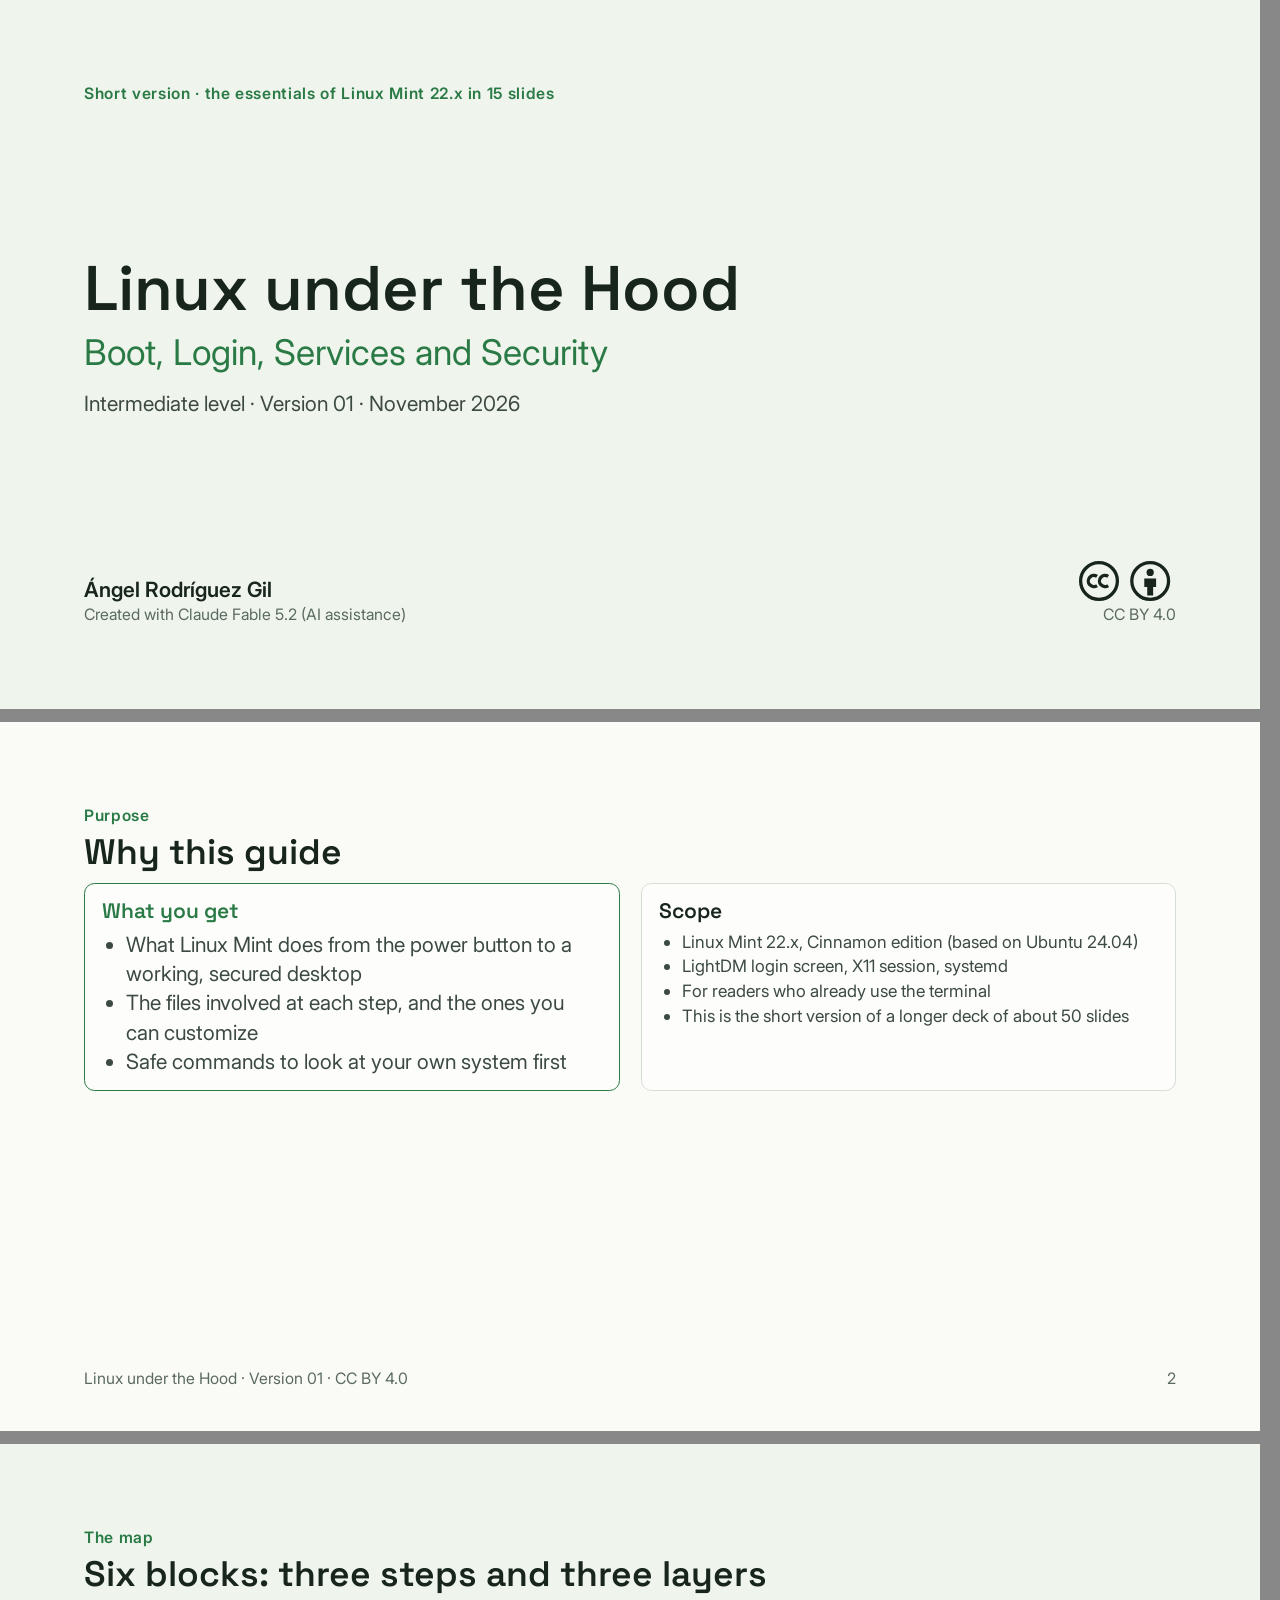
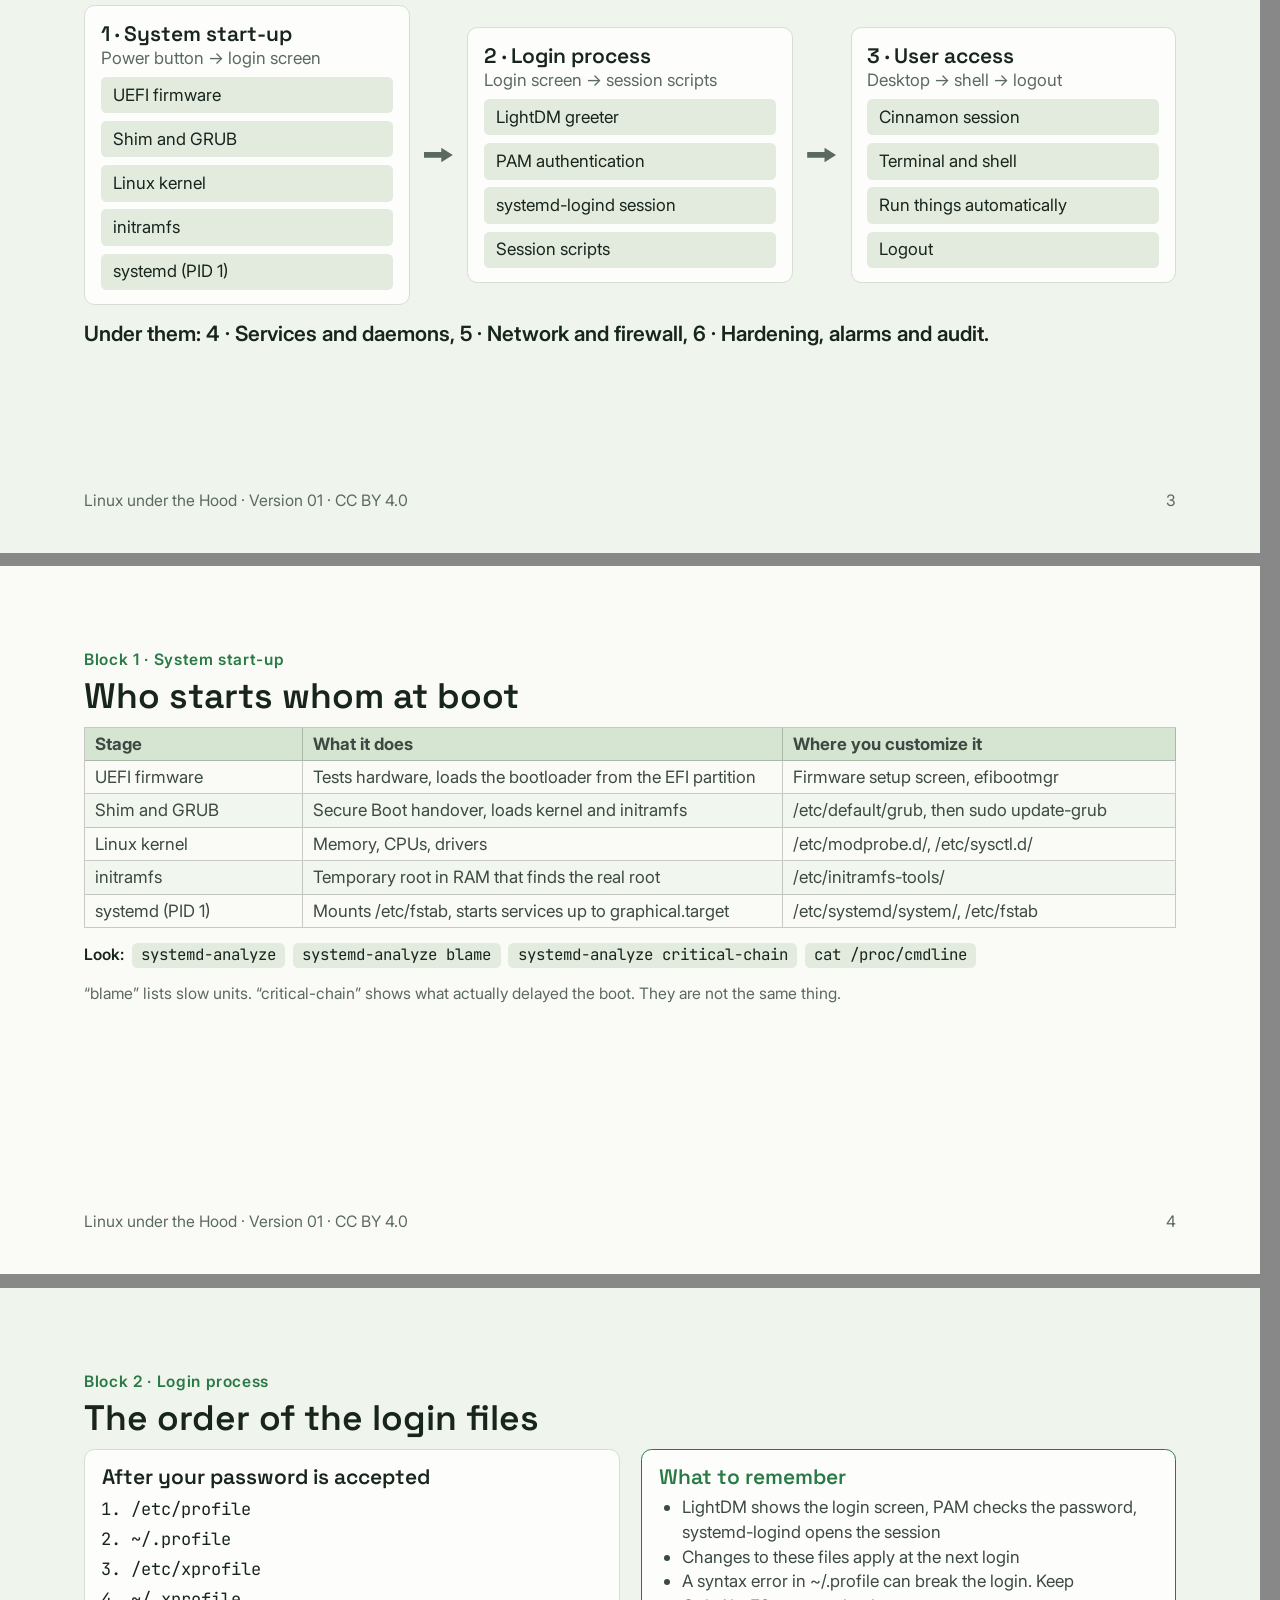
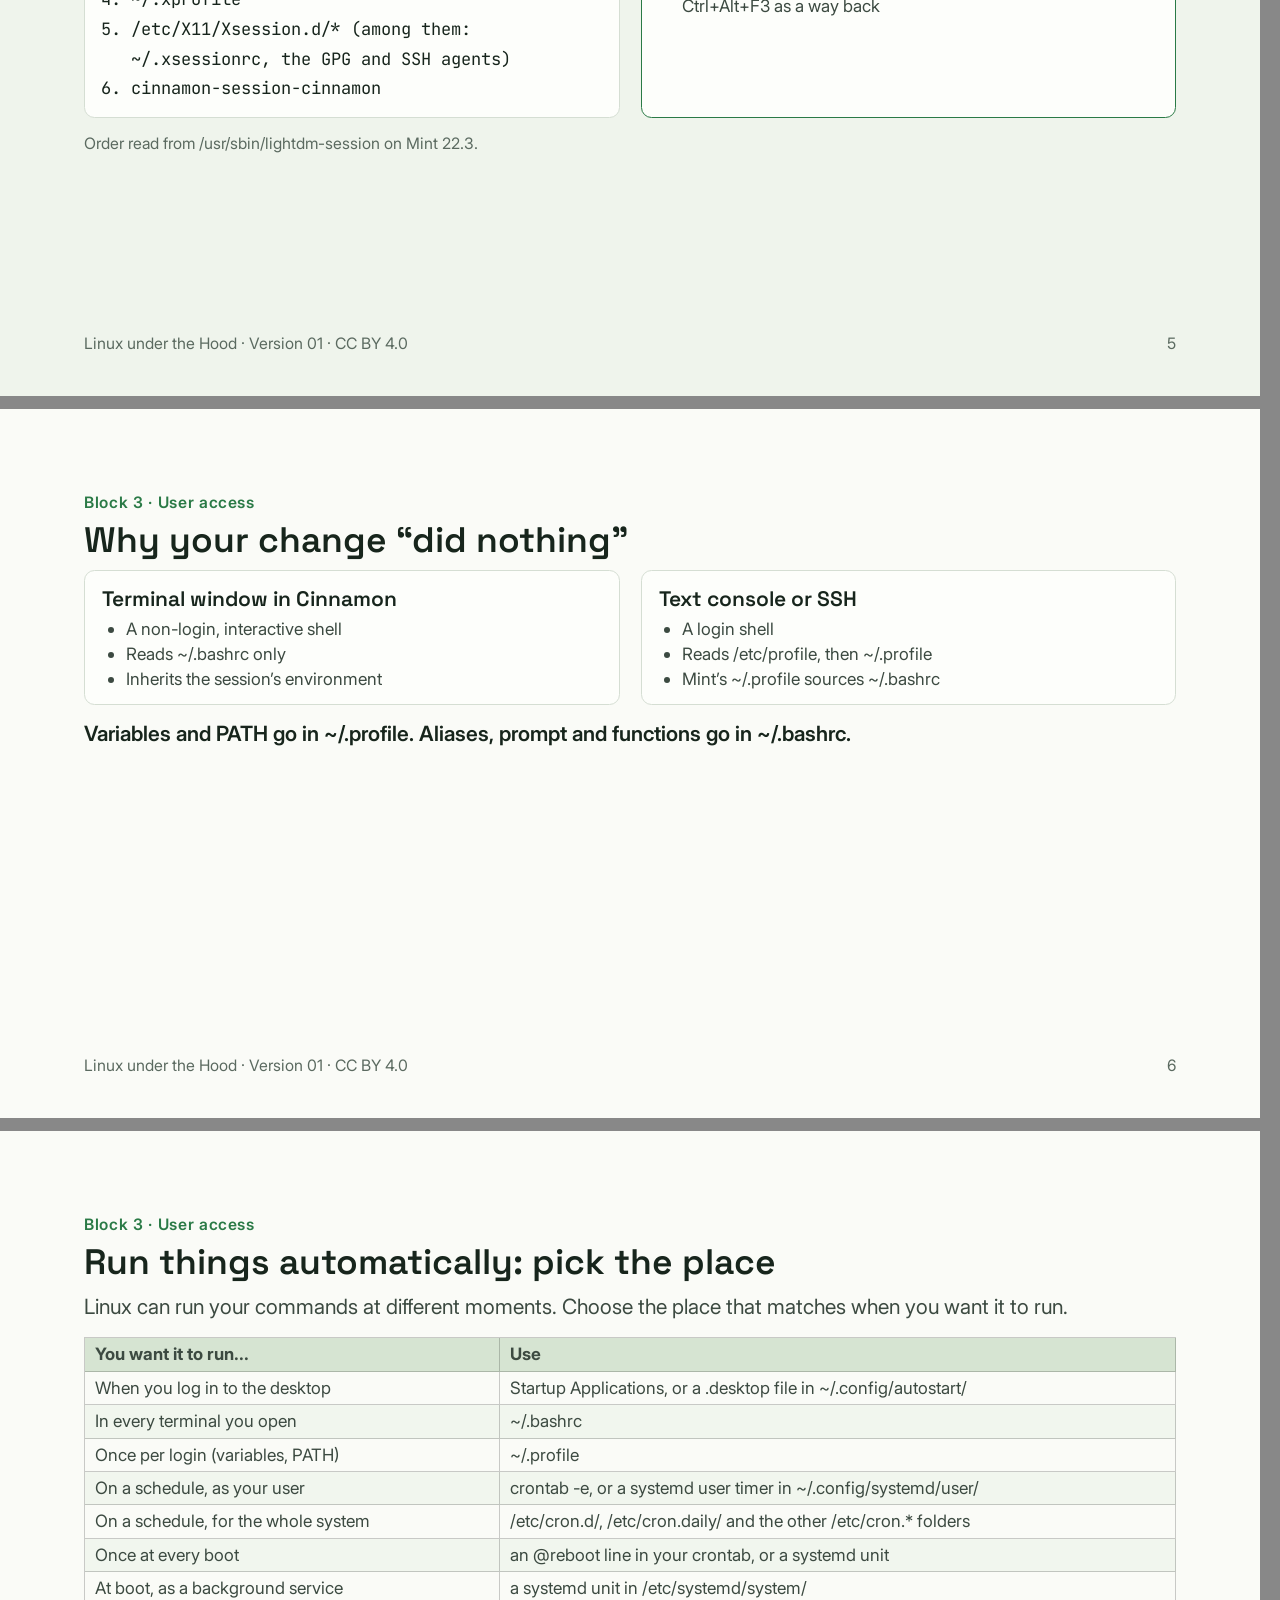
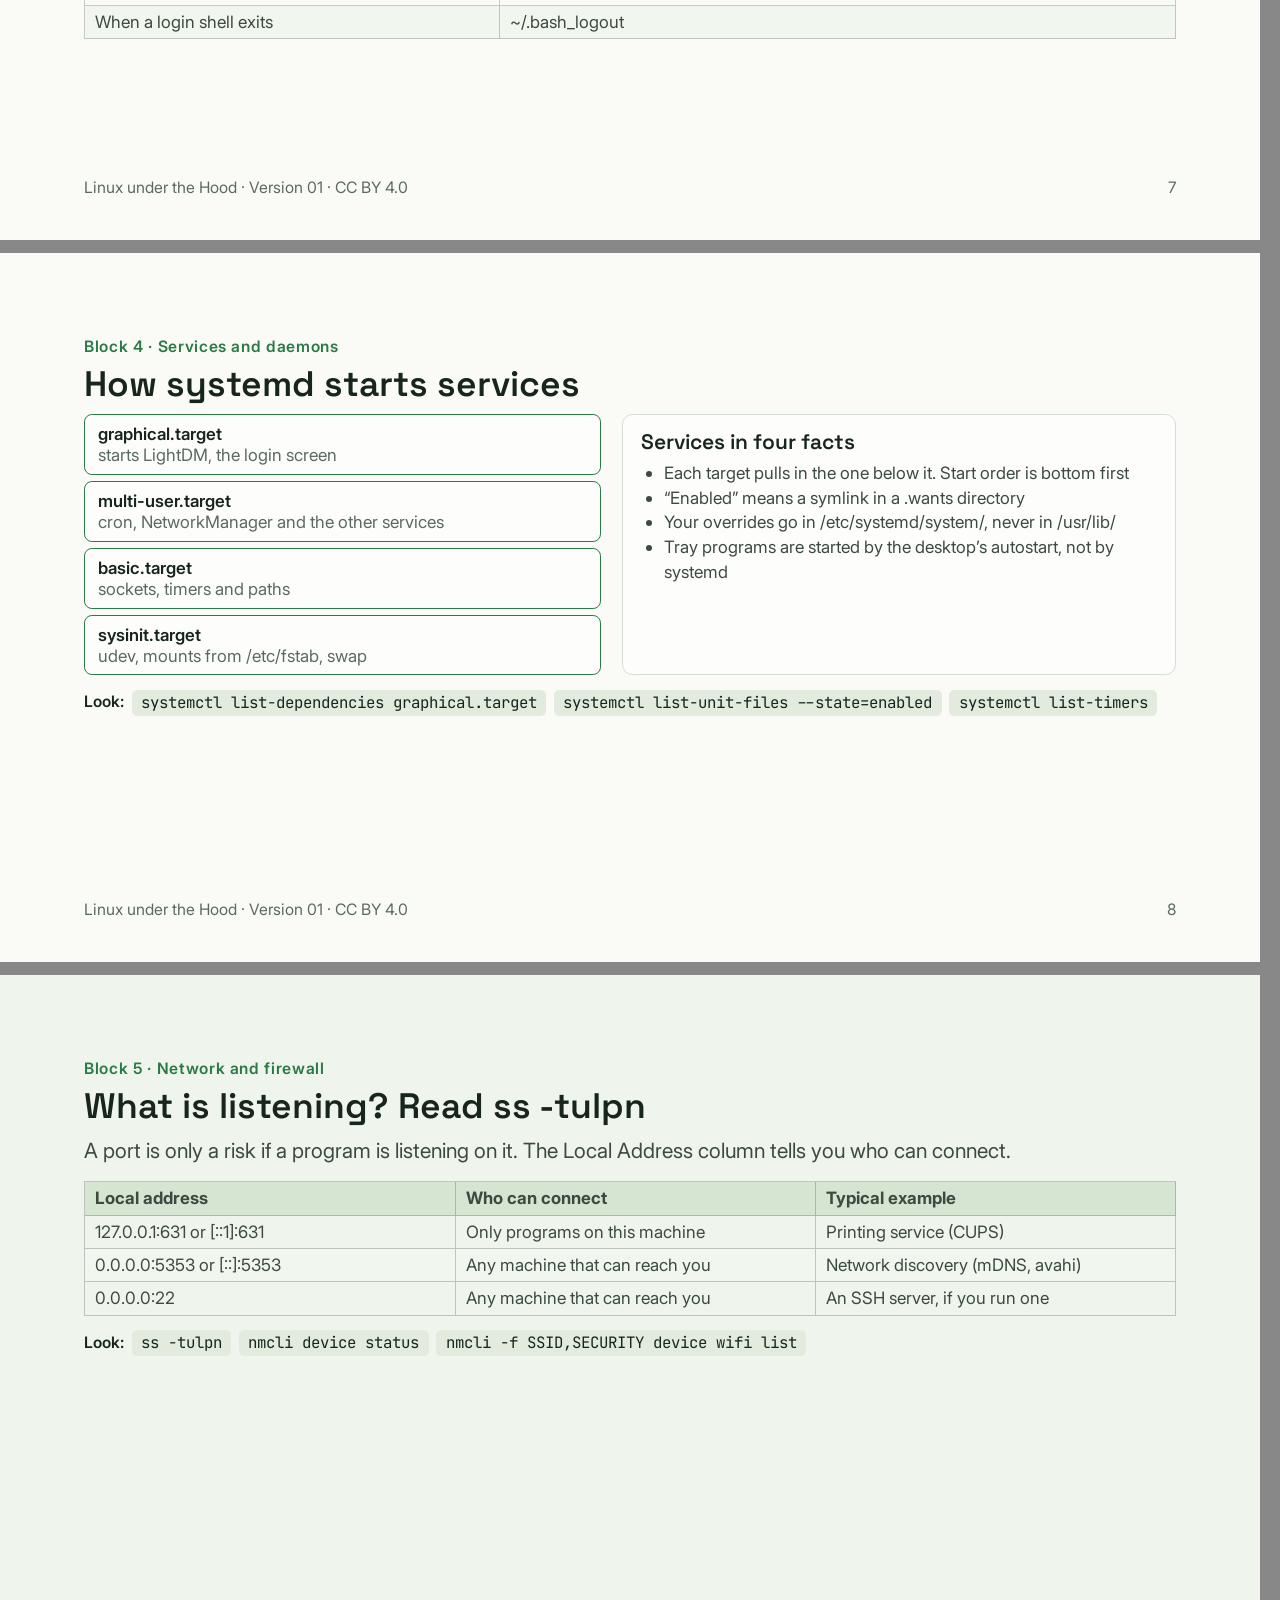
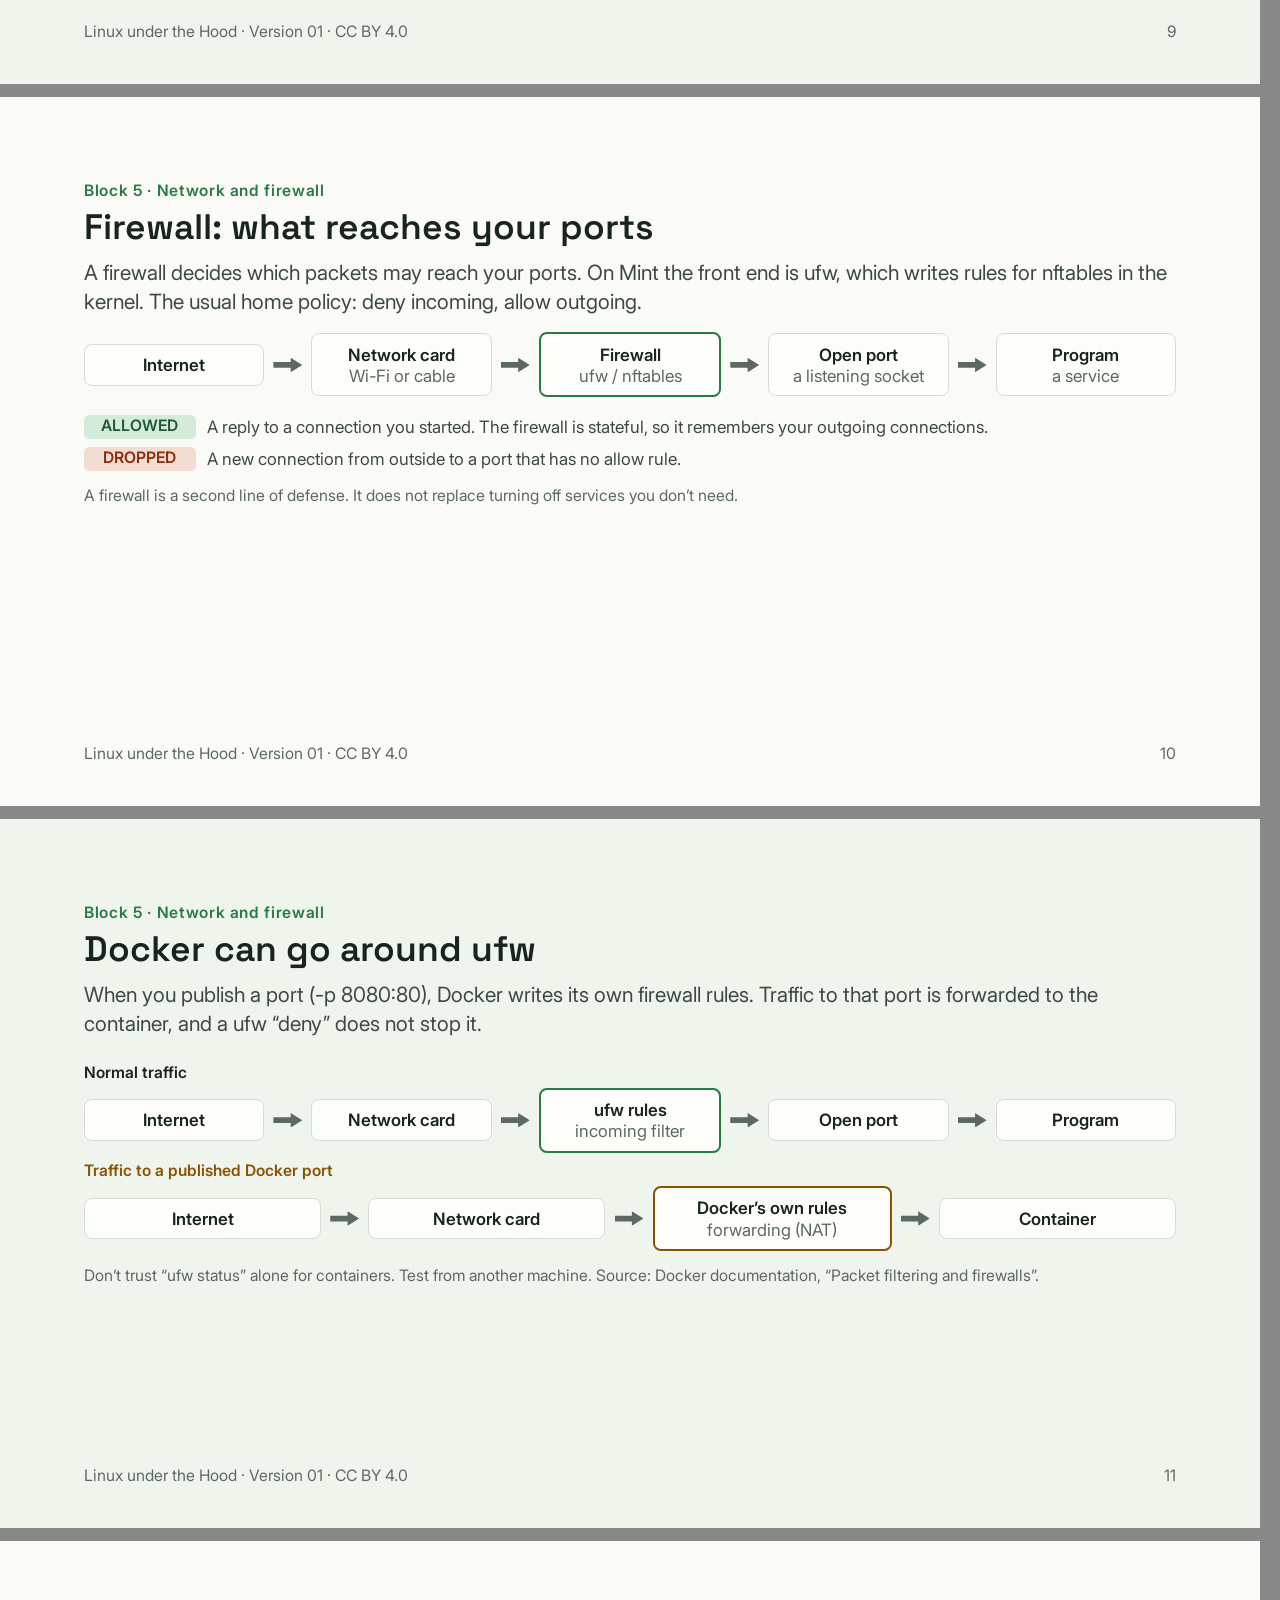
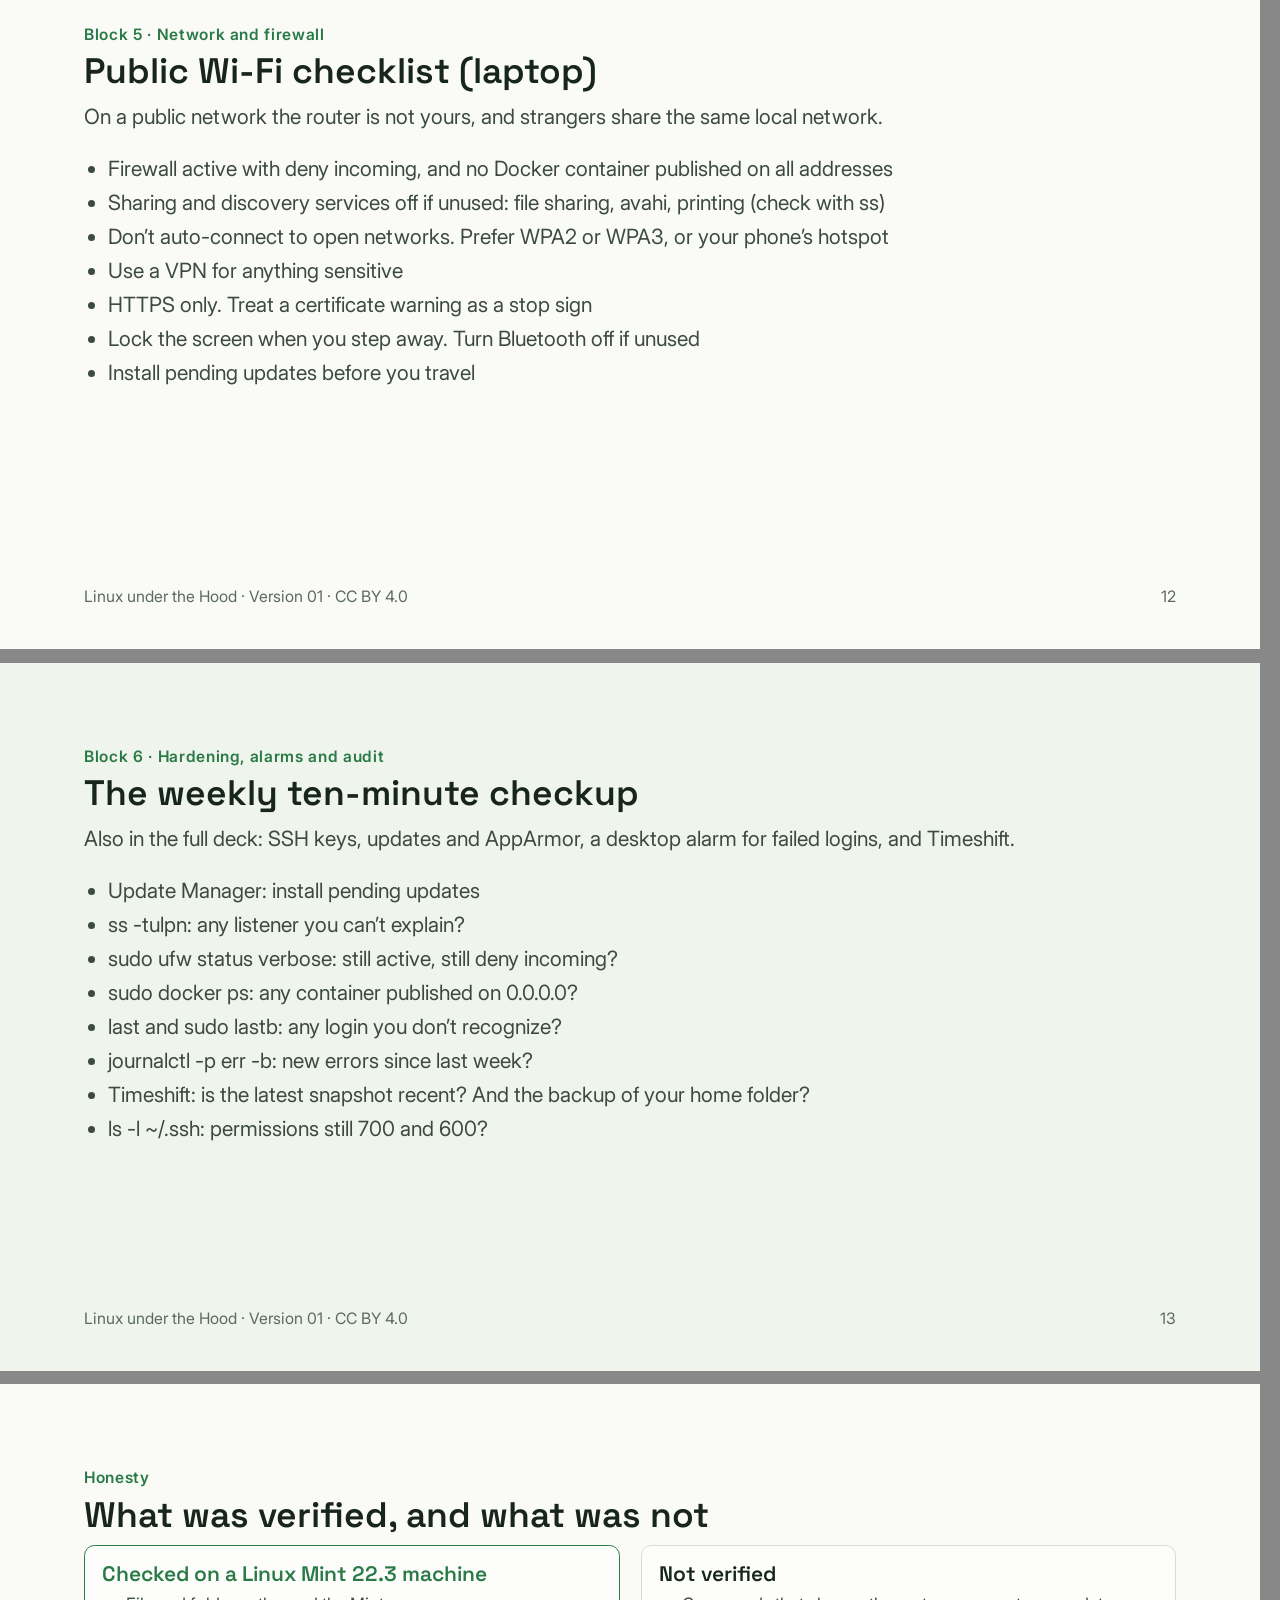
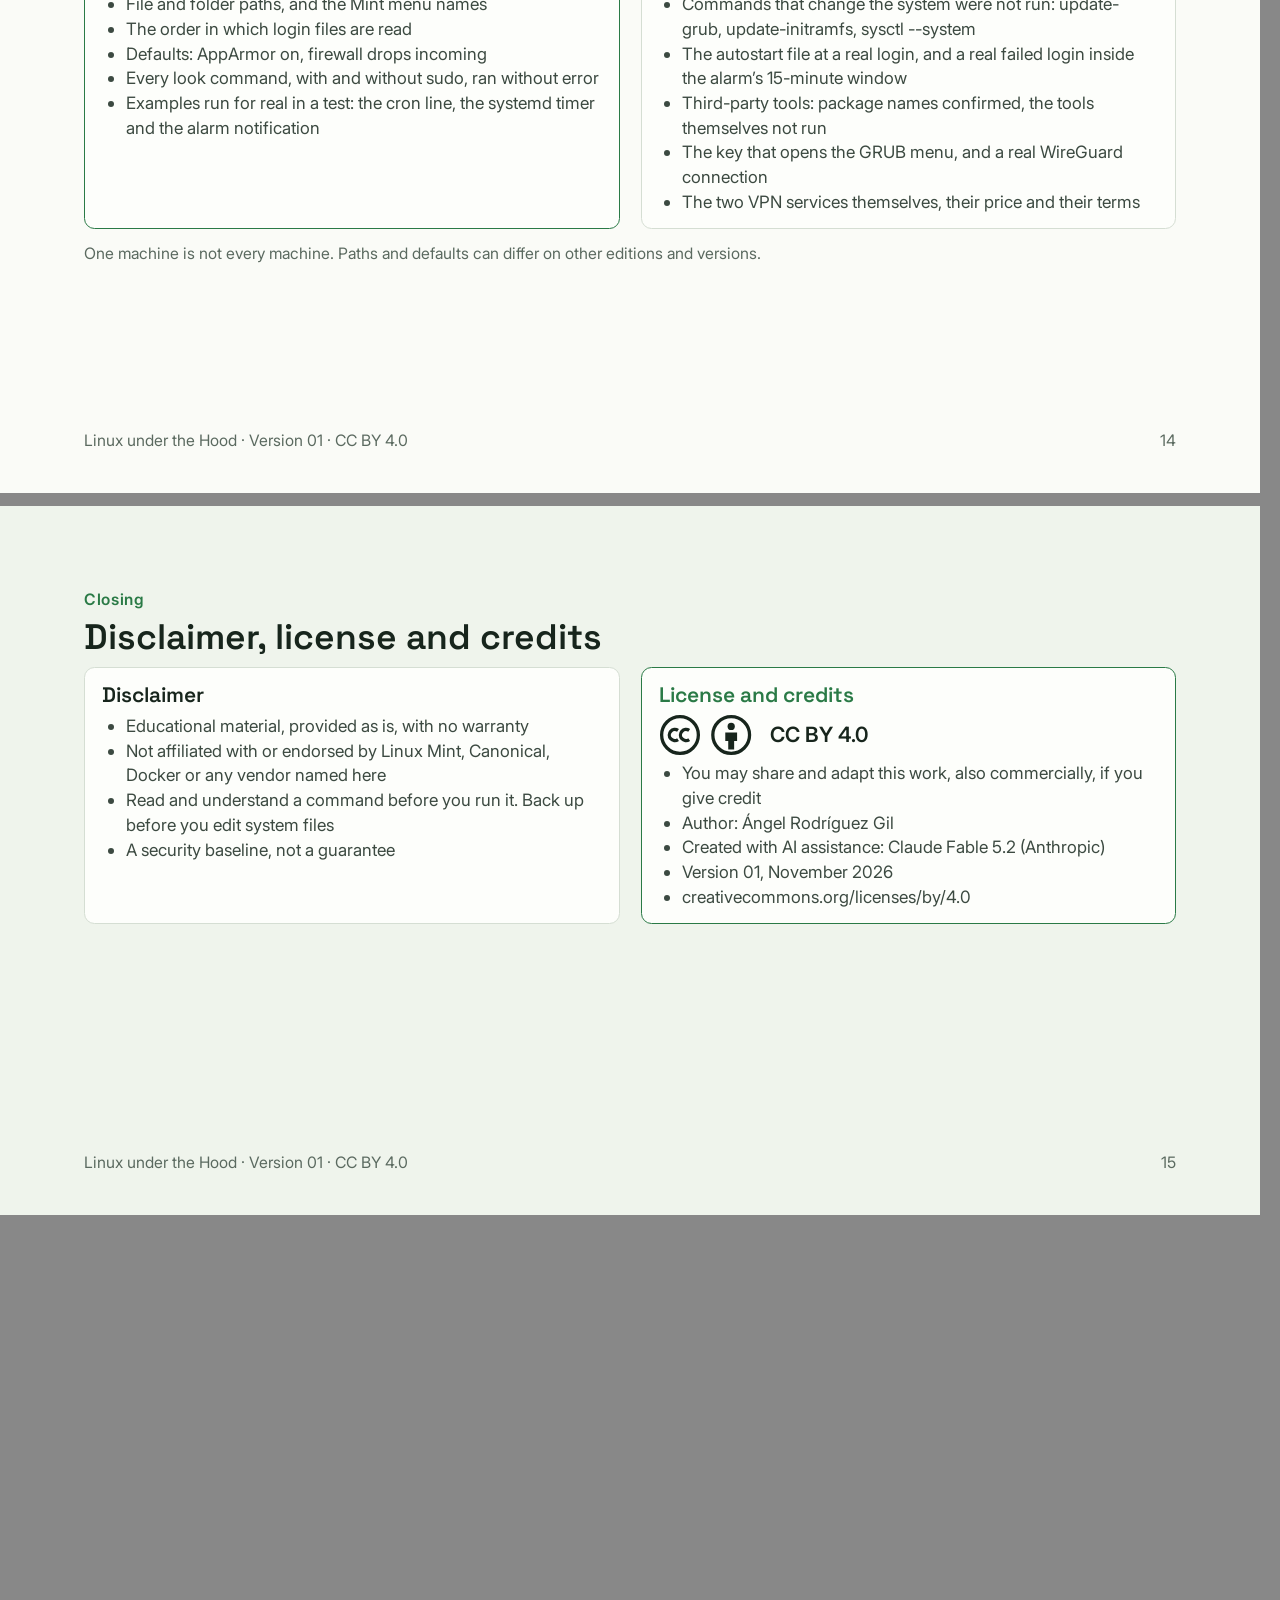
<file: slides/short.html>
<!DOCTYPE html><html><head><meta charset="utf-8"><title>Linux under the Hood: the essentials (Short version)</title>
<link rel="stylesheet" href="https://fonts.googleapis.com/css2?family=Inter:wght@400;600&display=swap">
<link rel="stylesheet" href="https://fonts.googleapis.com/css2?family=Space+Grotesk:wght@300..700&display=swap">
<link rel="stylesheet" href="https://fonts.googleapis.com/css2?family=JetBrains+Mono:wght@400;600&display=swap">
<style>* { margin: 0 } body { font: 32px/1.2 sans-serif; background:#888 } body > section { width: 1920px !important; height: 1080px !important; overflow: hidden !important; box-sizing: border-box !important; position: relative; isolation: isolate; margin-bottom: 20px } aside { display: none !important } h1 { font-size: 96px; font-weight: 600 } h2 { font-size: 64px; font-weight: 600 } h3 { font-size: 44px; font-weight: 600 } p, li, h1, h2, h3, td, th { overflow-wrap: break-word } table { width: 100%; border-collapse: separate; border-spacing: 0; border: solid #0003; border-width: 2px 0 0 2px } th, td { padding: .35em .6em; text-align: left; border: solid #0003; border-width: 0 2px 2px 0 } x-shape { display: block } x-shape[kind="arrow-right"] { clip-path: polygon(0 30%, 60% 30%, 60% 0, 100% 50%, 60% 100%, 60% 70%, 0 70%) } x-shape[kind="arrow-down"] { clip-path: polygon(30% 0, 70% 0, 70% 60%, 100% 60%, 50% 100%, 0 60%, 30% 60%) } @media print { @page { size: 1920px 1080px; margin: 0 } body { background: none; zoom: 1 !important } body > section { margin: 0 !important; break-after: page } }</style>
<style>/* Linux under the Hood: shared slide rules. Sizes: 96 / 54 / 32 / 26 / 24. */
body { font-family: 'Inter', Arial, sans-serif; color: #3C4A41; }
section { counter-increment: page; }

.s { background: #FAFBF7; padding: 128px 128px 160px; display: flex; flex-direction: column; }
.alt { background: #EFF4EC; }

.s h1 { font-family: 'Space Grotesk', Arial, sans-serif; font-size: 96px; font-weight: 600; line-height: 1.05; color: #17251C; }
.s h2 { font-family: 'Space Grotesk', Arial, sans-serif; font-size: 54px; font-weight: 600; line-height: 1.1; color: #17251C; margin-bottom: 16px; }
.s h3 { font-family: 'Space Grotesk', Arial, sans-serif; font-size: 32px; font-weight: 600; line-height: 1.3; color: #17251C; }

.eyebrow { font-size: 24px; font-weight: 600; color: #2A7A46; letter-spacing: 1px; line-height: 1.25; margin-bottom: 12px; }
.lead { font-size: 32px; line-height: 1.4; color: #3C4A41; margin-bottom: 24px; }
.txt { font-size: 26px; line-height: 1.4; color: #3C4A41; margin-top: 8px; }
.note { font-size: 24px; line-height: 1.35; color: #5B6A60; margin-top: 22px; }
.big { font-size: 32px; font-weight: 600; color: #17251C; }

/* cards */
.cards { display: flex; gap: 32px; }
.card { flex: 1; background: #FDFEFB; border: 2px solid #D5DED3; border-radius: 16px; padding: 20px 26px; }
.edit { border-color: #2A7A46; }
.edit h3 { color: #2A7A46; }
.half { flex: 1; }
.item { margin-top: 12px; }
.path { font-family: 'JetBrains Mono', 'Courier New', monospace; font-size: 26px; line-height: 1.3; color: #17251C; }
.why { font-size: 26px; line-height: 1.3; color: #5B6A60; }
.risk .why { color: #8A5300; }

/* command pills */
.cmds { display: flex; flex-wrap: wrap; gap: 10px 12px; margin-top: 22px; align-items: center; }
.cl { font-size: 24px; font-weight: 600; color: #17251C; }
.cmd { font-family: 'JetBrains Mono', 'Courier New', monospace; font-size: 24px; line-height: 1.3; background: #E3EBDF; color: #17251C; padding: 4px 14px; border-radius: 8px; }

/* lists */
.bul { font-size: 32px; line-height: 1.4; color: #3C4A41; margin-top: 8px; padding-left: 36px; }
.sm { font-size: 26px; line-height: 1.45; }
.chk { line-height: 1.62; }
.num { font-family: 'JetBrains Mono', 'Courier New', monospace; font-size: 26px; line-height: 1.75; color: #17251C; margin-top: 8px; padding-left: 44px; }

/* code */
.codet { font-size: 24px; font-weight: 600; color: #5B6A60; margin-top: 12px; margin-bottom: 6px; }
.code { font-family: 'JetBrains Mono', 'Courier New', monospace; font-size: 24px; line-height: 1.42; background: #E3EBDF; color: #17251C; border-radius: 12px; padding: 16px 22px; }
.one { margin-top: 10px; }

/* tables */
.t { width: 100%; font-size: 26px; color: #3C4A41; }
.th { background: #D6E4D2; }
.band { background: #F1F6EE; }

/* footer band */
.foot { position: absolute; left: 128px; bottom: 64px; width: 1664px; display: flex; justify-content: space-between; }
.ft { font-size: 24px; color: #5B6A60; }
.pg { font-size: 24px; color: #5B6A60; }
.pg::after { content: counter(page); }

/* cover */
.cover { padding: 128px; justify-content: space-between; }
.csub { font-size: 54px; line-height: 1.15; color: #2A7A46; margin-top: 18px; }
.clevel { font-size: 32px; color: #3C4A41; margin-top: 26px; }
.ccred { display: flex; justify-content: space-between; align-items: flex-end; }
.cname { font-size: 32px; font-weight: 600; color: #17251C; }
.cby { font-size: 24px; color: #5B6A60; margin-top: 6px; }
.cclic { display: flex; flex-direction: column; align-items: flex-end; }
.licrow { display: flex; gap: 20px; align-items: center; margin-top: 8px; }
.lictx { font-size: 32px; font-weight: 600; color: #17251C; }

/* index rows */
.irow { display: flex; gap: 16px; margin-top: 7px; }
.inum { font-size: 26px; font-weight: 600; color: #2A7A46; width: 44px; }
.itx { font-size: 26px; line-height: 1.3; color: #3C4A41; }

/* overview columns */
.ocols { display: flex; gap: 22px; align-items: center; }
.ocol { flex: 1; background: #FDFEFB; border: 2px solid #D5DED3; border-radius: 16px; padding: 22px 24px; }
.osub { font-size: 26px; color: #5B6A60; margin-bottom: 14px; }
.ostep { font-size: 26px; color: #17251C; background: #E3EBDF; border-radius: 8px; padding: 12px 18px; margin-top: 12px; }
.chips { display: flex; flex-wrap: wrap; gap: 12px; margin-bottom: 26px; }
.chip { font-size: 26px; color: #17251C; background: #FDFEFB; border: 2px solid #2A7A46; border-radius: 10px; padding: 6px 16px; }

/* diagrams */
.flow { display: flex; gap: 14px; align-items: center; }
.box { flex: 1; background: #FDFEFB; border: 2px solid #D5DED3; border-radius: 12px; padding: 14px 12px; text-align: center; }
.hi { border: 4px solid #2A7A46; }
.warn { border: 4px solid #8A5300; }
.bt { font-size: 26px; font-weight: 600; color: #17251C; line-height: 1.25; }
.bs { font-size: 26px; color: #5B6A60; line-height: 1.25; }
.arr { background: #5B6A60; width: 44px; height: 22px; flex: none; }
.arrd { background: #5B6A60; width: 22px; height: 40px; flex: none; }
.legend { display: flex; flex-direction: column; gap: 12px; margin-top: 26px; }
.leg { display: flex; gap: 18px; align-items: center; }
.tag { font-size: 24px; font-weight: 600; width: 170px; text-align: center; border-radius: 8px; padding: 4px 0; flex: none; }
.ok { background: #D5EBDA; color: #1D5A33; }
.no { background: #F3DDD2; color: #8A2B0C; }
.legt { font-size: 26px; line-height: 1.3; color: #3C4A41; }
.lane { font-size: 24px; font-weight: 600; color: #17251C; margin-top: 14px; margin-bottom: 8px; }
.warnc { color: #8A5300; }
.fields { display: flex; gap: 10px; margin-top: 6px; }
.field { flex: 1; font-size: 24px; font-weight: 600; text-align: center; background: #2A7A46; color: #FDFEFB; border-radius: 8px; padding: 8px 4px; }
.linkd { display: flex; flex-direction: column; align-items: flex-start; gap: 8px; }
.linkmid { display: flex; gap: 14px; align-items: center; padding-left: 40px; }
.lay { flex: 1; display: flex; flex-direction: column; gap: 10px; }
.layer { background: #FDFEFB; border: 2px solid #2A7A46; border-radius: 12px; padding: 12px 20px; }
</style></head><body>
<section id="cover" class="s alt cover">
<p class="eyebrow">Short version · the essentials of Linux Mint 22.x in 15 slides</p>
<div class="ctitle"><h1>Linux under the Hood</h1>
<p class="csub">Boot, Login, Services and Security</p>
<p class="clevel">Intermediate level · Version 01 · November 2026</p></div>
<div class="ccred"><div class="ccleft"><p class="cname">Ángel Rodríguez Gil</p>
<p class="cby">Created with Claude Fable 5.2 (AI assistance)</p></div>
<div class="cclic"><svg aria-label="Creative Commons Attribution (CC BY) license icons" width="150" height="64" viewBox="0 0 150 64"><circle cx="32" cy="32" r="28" fill="none" stroke="#17251C" stroke-width="5"/><path d="M29 25 a8.5 8.5 0 1 0 0 14" fill="none" stroke="#17251C" stroke-width="5"/><path d="M46 25 a8.5 8.5 0 1 0 0 14" fill="none" stroke="#17251C" stroke-width="5"/><circle cx="110" cy="32" r="28" fill="none" stroke="#17251C" stroke-width="5"/><circle cx="110" cy="19" r="5.5" fill="#17251C"/><path d="M101 28 h18 v13 h-4.5 v13 h-9 v-13 h-4.5 z" fill="#17251C"/></svg><p class="cby">CC BY 4.0</p></div></div>
</section>

<section id="purpose" class="s">
<p class="eyebrow">Purpose</p>
<h2>Why this guide</h2>
<div class="cards"><div class="card edit"><h3>What you get</h3>
<ul class="bul"><li>What Linux Mint does from the power button to a working, secured desktop</li><li>The files involved at each step, and the ones you can customize</li><li>Safe commands to look at your own system first</li></ul>
</div><div class="card"><h3>Scope</h3>
<ul class="bul sm"><li>Linux Mint 22.x, Cinnamon edition (based on Ubuntu 24.04)</li><li>LightDM login screen, X11 session, systemd</li><li>For readers who already use the terminal</li><li>This is the short version of a longer deck of about 50 slides</li></ul>
</div></div>
<div class="foot"><p class="ft">Linux under the Hood · Version 01 · CC BY 4.0</p><div class="pg"></div></div></section>

<section id="ov-123" class="s alt">
<p class="eyebrow">The map</p>
<h2>Six blocks: three steps and three layers</h2>
<div class="ocols"><div class="ocol "><h3>1 · System start-up</h3><p class="osub">Power button → login screen</p><p class="ostep">UEFI firmware</p><p class="ostep">Shim and GRUB</p><p class="ostep">Linux kernel</p><p class="ostep">initramfs</p><p class="ostep">systemd (PID 1)</p></div><x-shape kind="arrow-right" class="arr"></x-shape><div class="ocol "><h3>2 · Login process</h3><p class="osub">Login screen → session scripts</p><p class="ostep">LightDM greeter</p><p class="ostep">PAM authentication</p><p class="ostep">systemd-logind session</p><p class="ostep">Session scripts</p></div><x-shape kind="arrow-right" class="arr"></x-shape><div class="ocol "><h3>3 · User access</h3><p class="osub">Desktop → shell → logout</p><p class="ostep">Cinnamon session</p><p class="ostep">Terminal and shell</p><p class="ostep">Run things automatically</p><p class="ostep">Logout</p></div></div>
<p class="note big">Under them: 4 · Services and daemons, 5 · Network and firewall, 6 · Hardening, alarms and audit.</p>
<div class="foot"><p class="ft">Linux under the Hood · Version 01 · CC BY 4.0</p><div class="pg"></div></div></section>

<section id="boot" class="s">
<p class="eyebrow">Block 1 · System start-up</p>
<h2>Who starts whom at boot</h2>
<table class="t"><tr class="th"><th style="width:20%">Stage</th><th style="width:44%">What it does</th><th style="width:36%">Where you customize it</th></tr><tr><td>UEFI firmware</td><td>Tests hardware, loads the bootloader from the EFI partition</td><td>Firmware setup screen, efibootmgr</td></tr><tr class="band"><td>Shim and GRUB</td><td>Secure Boot handover, loads kernel and initramfs</td><td>/etc/default/grub, then sudo update-grub</td></tr><tr><td>Linux kernel</td><td>Memory, CPUs, drivers</td><td>/etc/modprobe.d/, /etc/sysctl.d/</td></tr><tr class="band"><td>initramfs</td><td>Temporary root in RAM that finds the real root</td><td>/etc/initramfs-tools/</td></tr><tr><td>systemd (PID 1)</td><td>Mounts /etc/fstab, starts services up to graphical.target</td><td>/etc/systemd/system/, /etc/fstab</td></tr></table>
<div class="cmds"><p class="cl">Look:</p><p class="cmd">systemd-analyze</p><p class="cmd">systemd-analyze blame</p><p class="cmd">systemd-analyze critical-chain</p><p class="cmd">cat /proc/cmdline</p></div>
<p class="note">“blame” lists slow units. “critical-chain” shows what actually delayed the boot. They are not the same thing.</p>
<div class="foot"><p class="ft">Linux under the Hood · Version 01 · CC BY 4.0</p><div class="pg"></div></div></section>

<section id="login" class="s alt">
<p class="eyebrow">Block 2 · Login process</p>
<h2>The order of the login files</h2>
<div class="cards"><div class="card"><h3>After your password is accepted</h3>
<ol class="num"><li>/etc/profile</li><li>~/.profile</li><li>/etc/xprofile</li><li>~/.xprofile</li><li>/etc/X11/Xsession.d/*  (among them: ~/.xsessionrc, the GPG and SSH agents)</li><li>cinnamon-session-cinnamon</li></ol>
</div><div class="card edit"><h3>What to remember</h3>
<ul class="bul sm"><li>LightDM shows the login screen, PAM checks the password, systemd-logind opens the session</li><li>Changes to these files apply at the next login</li><li>A syntax error in ~/.profile can break the login. Keep Ctrl+Alt+F3 as a way back</li></ul>
</div></div>
<p class="note">Order read from /usr/sbin/lightdm-session on Mint 22.3.</p>
<div class="foot"><p class="ft">Linux under the Hood · Version 01 · CC BY 4.0</p><div class="pg"></div></div></section>

<section id="shell" class="s">
<p class="eyebrow">Block 3 · User access</p>
<h2>Why your change “did nothing”</h2>
<div class="cards"><div class="card"><h3>Terminal window in Cinnamon</h3>
<ul class="bul sm"><li>A non-login, interactive shell</li><li>Reads ~/.bashrc only</li><li>Inherits the session’s environment</li></ul>
</div><div class="card"><h3>Text console or SSH</h3>
<ul class="bul sm"><li>A login shell</li><li>Reads /etc/profile, then ~/.profile</li><li>Mint’s ~/.profile sources ~/.bashrc</li></ul>
</div></div>
<p class="note big">Variables and PATH go in ~/.profile. Aliases, prompt and functions go in ~/.bashrc.</p>
<div class="foot"><p class="ft">Linux under the Hood · Version 01 · CC BY 4.0</p><div class="pg"></div></div></section>

<section id="auto" class="s">
<p class="eyebrow">Block 3 · User access</p>
<h2>Run things automatically: pick the place</h2>
<p class="lead">Linux can run your commands at different moments. Choose the place that matches when you want it to run.</p>
<table class="t"><tr class="th"><th style="width:38%">You want it to run...</th><th style="width:62%">Use</th></tr><tr><td>When you log in to the desktop</td><td>Startup Applications, or a .desktop file in ~/.config/autostart/</td></tr><tr class="band"><td>In every terminal you open</td><td>~/.bashrc</td></tr><tr><td>Once per login (variables, PATH)</td><td>~/.profile</td></tr><tr class="band"><td>On a schedule, as your user</td><td>crontab -e, or a systemd user timer in ~/.config/systemd/user/</td></tr><tr><td>On a schedule, for the whole system</td><td>/etc/cron.d/, /etc/cron.daily/ and the other /etc/cron.* folders</td></tr><tr class="band"><td>Once at every boot</td><td>an @reboot line in your crontab, or a systemd unit</td></tr><tr><td>At boot, as a background service</td><td>a systemd unit in /etc/systemd/system/</td></tr><tr class="band"><td>When a login shell exits</td><td>~/.bash_logout</td></tr></table>
<div class="foot"><p class="ft">Linux under the Hood · Version 01 · CC BY 4.0</p><div class="pg"></div></div></section>

<section id="services" class="s">
<p class="eyebrow">Block 4 · Services and daemons</p>
<h2>How systemd starts services</h2>
<div class="cards"><div class="lay"><div class="layer"><p class="bt">graphical.target</p><p class="bs">starts LightDM, the login screen</p></div><div class="layer"><p class="bt">multi-user.target</p><p class="bs">cron, NetworkManager and the other services</p></div><div class="layer"><p class="bt">basic.target</p><p class="bs">sockets, timers and paths</p></div><div class="layer"><p class="bt">sysinit.target</p><p class="bs">udev, mounts from /etc/fstab, swap</p></div></div><div class="card"><h3>Services in four facts</h3><ul class="bul sm"><li>Each target pulls in the one below it. Start order is bottom first</li><li>“Enabled” means a symlink in a .wants directory</li><li>Your overrides go in /etc/systemd/system/, never in /usr/lib/</li><li>Tray programs are started by the desktop’s autostart, not by systemd</li></ul></div></div>
<div class="cmds"><p class="cl">Look:</p><p class="cmd">systemctl list-dependencies graphical.target</p><p class="cmd">systemctl list-unit-files --state=enabled</p><p class="cmd">systemctl list-timers</p></div>
<div class="foot"><p class="ft">Linux under the Hood · Version 01 · CC BY 4.0</p><div class="pg"></div></div></section>

<section id="listen" class="s alt">
<p class="eyebrow">Block 5 · Network and firewall</p>
<h2>What is listening? Read ss -tulpn</h2>
<p class="lead">A port is only a risk if a program is listening on it. The Local Address column tells you who can connect.</p>
<table class="t"><tr class="th"><th style="width:34%">Local address</th><th style="width:33%">Who can connect</th><th style="width:33%">Typical example</th></tr><tr><td>127.0.0.1:631 or [::1]:631</td><td>Only programs on this machine</td><td>Printing service (CUPS)</td></tr><tr class="band"><td>0.0.0.0:5353 or [::]:5353</td><td>Any machine that can reach you</td><td>Network discovery (mDNS, avahi)</td></tr><tr><td>0.0.0.0:22</td><td>Any machine that can reach you</td><td>An SSH server, if you run one</td></tr></table>
<div class="cmds"><p class="cl">Look:</p><p class="cmd">ss -tulpn</p><p class="cmd">nmcli device status</p><p class="cmd">nmcli -f SSID,SECURITY device wifi list</p></div>
<div class="foot"><p class="ft">Linux under the Hood · Version 01 · CC BY 4.0</p><div class="pg"></div></div></section>

<section id="fw" class="s">
<p class="eyebrow">Block 5 · Network and firewall</p>
<h2>Firewall: what reaches your ports</h2>
<p class="lead">A firewall decides which packets may reach your ports. On Mint the front end is ufw, which writes rules for nftables in the kernel. The usual home policy: deny incoming, allow outgoing.</p>
<div class="flow"><div class="box"><p class="bt">Internet</p></div><x-shape kind="arrow-right" class="arr"></x-shape><div class="box"><p class="bt">Network card</p><p class="bs">Wi-Fi or cable</p></div><x-shape kind="arrow-right" class="arr"></x-shape><div class="box hi"><p class="bt">Firewall</p><p class="bs">ufw / nftables</p></div><x-shape kind="arrow-right" class="arr"></x-shape><div class="box"><p class="bt">Open port</p><p class="bs">a listening socket</p></div><x-shape kind="arrow-right" class="arr"></x-shape><div class="box"><p class="bt">Program</p><p class="bs">a service</p></div></div>
<div class="legend"><div class="leg"><p class="tag ok">ALLOWED</p><p class="legt">A reply to a connection you started. The firewall is stateful, so it remembers your outgoing connections.</p></div><div class="leg"><p class="tag no">DROPPED</p><p class="legt">A new connection from outside to a port that has no allow rule.</p></div></div>
<p class="note">A firewall is a second line of defense. It does not replace turning off services you don’t need.</p>
<div class="foot"><p class="ft">Linux under the Hood · Version 01 · CC BY 4.0</p><div class="pg"></div></div></section>

<section id="docker" class="s alt">
<p class="eyebrow">Block 5 · Network and firewall</p>
<h2>Docker can go around ufw</h2>
<p class="lead">When you publish a port (-p 8080:80), Docker writes its own firewall rules. Traffic to that port is forwarded to the container, and a ufw “deny” does not stop it.</p>
<p class="lane">Normal traffic</p><div class="flow"><div class="box"><p class="bt">Internet</p></div><x-shape kind="arrow-right" class="arr"></x-shape><div class="box"><p class="bt">Network card</p></div><x-shape kind="arrow-right" class="arr"></x-shape><div class="box hi"><p class="bt">ufw rules</p><p class="bs">incoming filter</p></div><x-shape kind="arrow-right" class="arr"></x-shape><div class="box"><p class="bt">Open port</p></div><x-shape kind="arrow-right" class="arr"></x-shape><div class="box"><p class="bt">Program</p></div></div>
<p class="lane warnc">Traffic to a published Docker port</p><div class="flow"><div class="box"><p class="bt">Internet</p></div><x-shape kind="arrow-right" class="arr"></x-shape><div class="box"><p class="bt">Network card</p></div><x-shape kind="arrow-right" class="arr"></x-shape><div class="box warn"><p class="bt">Docker’s own rules</p><p class="bs">forwarding (NAT)</p></div><x-shape kind="arrow-right" class="arr"></x-shape><div class="box"><p class="bt">Container</p></div></div>
<p class="note">Don’t trust “ufw status” alone for containers. Test from another machine. Source: Docker documentation, “Packet filtering and firewalls”.</p>
<div class="foot"><p class="ft">Linux under the Hood · Version 01 · CC BY 4.0</p><div class="pg"></div></div></section>

<section id="wifi" class="s">
<p class="eyebrow">Block 5 · Network and firewall</p>
<h2>Public Wi-Fi checklist (laptop)</h2>
<p class="lead">On a public network the router is not yours, and strangers share the same local network.</p>
<ul class="bul chk"><li>Firewall active with deny incoming, and no Docker container published on all addresses</li><li>Sharing and discovery services off if unused: file sharing, avahi, printing (check with ss)</li><li>Don’t auto-connect to open networks. Prefer WPA2 or WPA3, or your phone’s hotspot</li><li>Use a VPN for anything sensitive</li><li>HTTPS only. Treat a certificate warning as a stop sign</li><li>Lock the screen when you step away. Turn Bluetooth off if unused</li><li>Install pending updates before you travel</li></ul>
<div class="foot"><p class="ft">Linux under the Hood · Version 01 · CC BY 4.0</p><div class="pg"></div></div></section>

<section id="weekly" class="s alt">
<p class="eyebrow">Block 6 · Hardening, alarms and audit</p>
<h2>The weekly ten-minute checkup</h2>
<p class="lead">Also in the full deck: SSH keys, updates and AppArmor, a desktop alarm for failed logins, and Timeshift.</p>
<ul class="bul chk"><li>Update Manager: install pending updates</li><li>ss -tulpn: any listener you can’t explain?</li><li>sudo ufw status verbose: still active, still deny incoming?</li><li>sudo docker ps: any container published on 0.0.0.0?</li><li>last and sudo lastb: any login you don’t recognize?</li><li>journalctl -p err -b: new errors since last week?</li><li>Timeshift: is the latest snapshot recent? And the backup of your home folder?</li><li>ls -l ~/.ssh: permissions still 700 and 600?</li></ul>
<div class="foot"><p class="ft">Linux under the Hood · Version 01 · CC BY 4.0</p><div class="pg"></div></div></section>

<section id="verified" class="s">
<p class="eyebrow">Honesty</p>
<h2>What was verified, and what was not</h2>
<div class="cards"><div class="card edit"><h3>Checked on a Linux Mint 22.3 machine</h3>
<ul class="bul sm"><li>File and folder paths, and the Mint menu names</li><li>The order in which login files are read</li><li>Defaults: AppArmor on, firewall drops incoming</li><li>Every look command, with and without sudo, ran without error</li><li>Examples run for real in a test: the cron line, the systemd timer and the alarm notification</li></ul>
</div><div class="card"><h3>Not verified</h3>
<ul class="bul sm"><li>Commands that change the system were not run: update-grub, update-initramfs, sysctl --system</li><li>The autostart file at a real login, and a real failed login inside the alarm’s 15-minute window</li><li>Third-party tools: package names confirmed, the tools themselves not run</li><li>The key that opens the GRUB menu, and a real WireGuard connection</li><li>The two VPN services themselves, their price and their terms</li></ul>
</div></div>
<p class="note">One machine is not every machine. Paths and defaults can differ on other editions and versions.</p>
<div class="foot"><p class="ft">Linux under the Hood · Version 01 · CC BY 4.0</p><div class="pg"></div></div></section>

<section id="legal" class="s alt">
<p class="eyebrow">Closing</p>
<h2>Disclaimer, license and credits</h2>
<div class="cards"><div class="card"><h3>Disclaimer</h3>
<ul class="bul sm"><li>Educational material, provided as is, with no warranty</li><li>Not affiliated with or endorsed by Linux Mint, Canonical, Docker or any vendor named here</li><li>Read and understand a command before you run it. Back up before you edit system files</li><li>A security baseline, not a guarantee</li></ul>
</div><div class="card edit"><h3>License and credits</h3>
<div class="licrow"><svg aria-label="Creative Commons Attribution (CC BY) license icons" width="150" height="64" viewBox="0 0 150 64"><circle cx="32" cy="32" r="28" fill="none" stroke="#17251C" stroke-width="5"/><path d="M29 25 a8.5 8.5 0 1 0 0 14" fill="none" stroke="#17251C" stroke-width="5"/><path d="M46 25 a8.5 8.5 0 1 0 0 14" fill="none" stroke="#17251C" stroke-width="5"/><circle cx="110" cy="32" r="28" fill="none" stroke="#17251C" stroke-width="5"/><circle cx="110" cy="19" r="5.5" fill="#17251C"/><path d="M101 28 h18 v13 h-4.5 v13 h-9 v-13 h-4.5 z" fill="#17251C"/></svg><p class="lictx">CC BY 4.0</p></div>
<ul class="bul sm"><li>You may share and adapt this work, also commercially, if you give credit</li><li>Author: Ángel Rodríguez Gil</li><li>Created with AI assistance: Claude Fable 5.2 (Anthropic)</li><li>Version 01, November 2026</li><li>creativecommons.org/licenses/by/4.0</li></ul>
</div></div>
<div class="foot"><p class="ft">Linux under the Hood · Version 01 · CC BY 4.0</p><div class="pg"></div></div></section>

<script>function fit(){document.body.style.zoom=Math.min(1,(innerWidth-20)/1920)}fit();addEventListener('resize',fit)</script>
</body></html>
</file>
